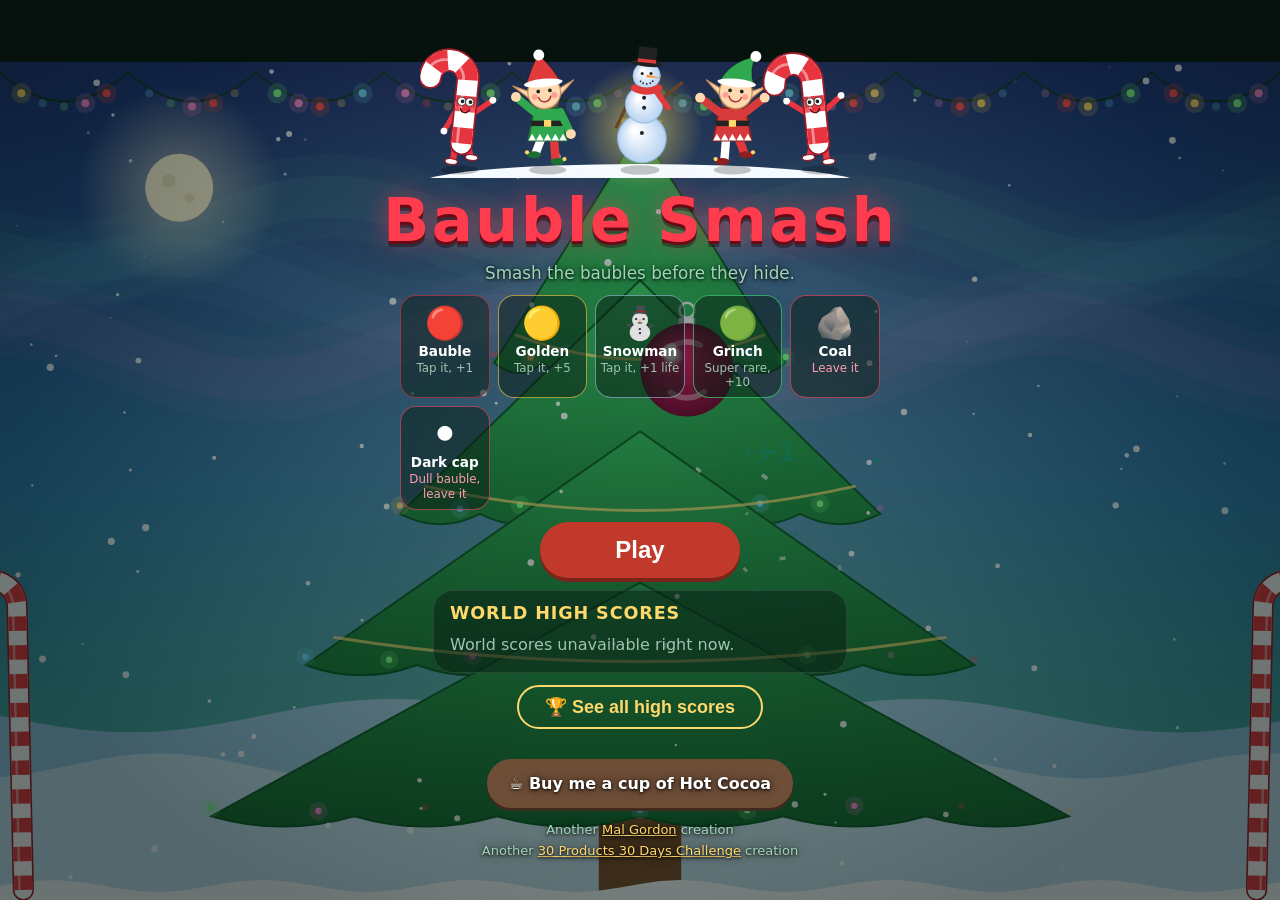
<file: index.html>
<!DOCTYPE html>
<html lang="en">
<head>
<meta charset="utf-8">
<meta name="viewport" content="width=device-width,initial-scale=1,maximum-scale=1,user-scalable=no,viewport-fit=cover">
<meta name="mobile-web-app-capable" content="yes">
<meta name="apple-mobile-web-app-capable" content="yes">
<meta name="theme-color" content="#07140f">
<!-- Google tag (gtag.js) - GA4 G-1GPDP7S5W6. First-party delivery via Google tag gateway (Cloudflare) is enabled at the edge. -->
<script async src="https://www.googletagmanager.com/gtag/js?id=G-1GPDP7S5W6"></script>
<script>
window.dataLayer = window.dataLayer || [];
function gtag(){dataLayer.push(arguments);}
gtag('js', new Date());
gtag('config', 'G-1GPDP7S5W6');
</script>
<title>Bauble Smash – A Christmas Tap-Smash Game</title>
<meta name="description" content="Tap to smash baubles hanging on the Christmas tree. Fast, festive and free to play on your phone.">
<link rel="canonical" href="https://baublesmash.com/">
<link rel="icon" href="/favicon.svg" type="image/svg+xml">
<link rel="icon" href="/favicon.ico" sizes="32x32">
<link rel="apple-touch-icon" href="/apple-touch-icon.png">
<link rel="manifest" href="/site.webmanifest">
<meta property="og:type" content="website">
<meta property="og:site_name" content="Bauble Smash">
<meta property="og:title" content="Bauble Smash – Tap. Smash. Sparkle.">
<meta property="og:description" content="A Christmas tap-smash game. Smash the baubles on the tree before they're gone!">
<meta property="og:url" content="https://baublesmash.com/">
<meta property="og:image" content="https://baublesmash.com/og-image.png">
<meta property="og:image:width" content="1200">
<meta property="og:image:height" content="630">
<meta property="og:image:alt" content="Bauble Smash logo beside a Christmas tree with a red bauble bursting into shards">
<meta property="og:locale" content="en_AU">
<meta name="twitter:card" content="summary_large_image">
<meta name="twitter:title" content="Bauble Smash – Tap. Smash. Sparkle.">
<meta name="twitter:description" content="A Christmas tap-smash game. Smash the baubles on the tree before they're gone!">
<meta name="twitter:image" content="https://baublesmash.com/twitter-card.png">
<meta name="twitter:image:alt" content="Bauble Smash logo beside a Christmas tree with a red bauble bursting into shards">
<script type="application/ld+json">{"@context":"https://schema.org","@type":"VideoGame","name":"Bauble Smash","description":"A Christmas tap-smash game.","genre":"Casual","gamePlatform":"Web browser","applicationCategory":"Game","offers":{"@type":"Offer","price":"0","priceCurrency":"AUD"},"image":"https://baublesmash.com/og-image.png"}</script>
<style>
  *{-webkit-tap-highlight-color:transparent;-webkit-touch-callout:none}
  html,body{margin:0;height:100%;background:#07140f;color:#fff;font-family:system-ui,-apple-system,Segoe UI,Roboto,sans-serif;overflow:hidden;touch-action:none;user-select:none;-webkit-user-select:none;overscroll-behavior:none}
  #wrap{position:fixed;inset:0;height:100dvh;display:flex;flex-direction:column}
  canvas{flex:1;width:100%;display:block;min-height:0;touch-action:none}
  #hud{display:flex;justify-content:space-between;align-items:center;padding:calc(8px + env(safe-area-inset-top)) calc(14px + env(safe-area-inset-right)) 8px calc(14px + env(safe-area-inset-left));font-weight:700;font-size:clamp(16px,5vw,22px);background:linear-gradient(#0b2a1c,#07140f);border-bottom:2px solid #c0392b}
  #lives{letter-spacing:3px}
  .overlay{position:fixed;inset:0;display:flex;flex-direction:column;align-items:center;justify-content:center;background:rgba(5,16,11,.9);text-align:center;padding:calc(16px + env(safe-area-inset-top)) calc(16px + env(safe-area-inset-right)) calc(16px + env(safe-area-inset-bottom)) calc(16px + env(safe-area-inset-left));overflow:auto;touch-action:pan-y}
  @media (max-height:640px){h1{font-size:clamp(22px,7vw,30px)!important}table{margin:2px 0 8px!important;font-size:14px!important}td{padding:2px 8px!important}.sub{margin-bottom:6px!important}#final{font-size:40px!important}.hs{margin-top:8px!important}}
  .hidden{display:none!important}
  .overlay.hidden{display:none}
  h1{margin:0 0 4px;font-size:clamp(24px,8vw,42px);white-space:nowrap;color:#ffd86b;text-shadow:0 0 18px #c0392b}
  .sub{color:#9fd8b6;margin-bottom:14px}
  table{border-collapse:collapse;margin:8px 0 16px;font-size:16px}
  td{padding:4px 10px;text-align:left}
  td:first-child{font-size:26px;text-align:center}
  button{background:#c0392b;color:#fff;border:0;border-radius:36px;min-height:56px;min-width:200px;padding:14px 44px;font-size:24px;font-weight:700;cursor:pointer;touch-action:manipulation;box-shadow:0 4px 0 #7b241c}
  button:active{transform:translateY(3px);box-shadow:0 1px 0 #7b241c}
  #tally.hidden{display:none}
  #tally{margin:0 0 12px;color:#ffd86b;font-size:18px;font-weight:700}
  #tally b{font-size:1.3em}
  .hs{margin-top:16px;color:#ffd86b;font-size:15px}
  .hs div{margin:2px 0}
  #final{font-size:56px;font-weight:800;color:#ffd86b}
  .foot{margin-top:18px;font-size:13px;color:#9fd8b6;line-height:1.6}
  .foot a{color:#ffd86b}
  a.cocoa{display:inline-block;margin-top:12px;background:#6f4e37;color:#fff;text-decoration:none;font-weight:700;font-size:16px;padding:12px 22px;border-radius:30px;box-shadow:0 3px 0 #3e2b1e;touch-action:manipulation}
  a.cocoa:active{transform:translateY(2px);box-shadow:0 1px 0 #3e2b1e}
  #over h1{font-size:clamp(24px,7vw,34px)}
  #over #final{font-size:48px;line-height:1.1}
  #over .sub{font-size:16px;margin:0 0 6px;line-height:1.3}
  #nameRow{margin:6px 0 10px;display:flex;flex-direction:column;align-items:center;gap:8px}
  #nameRow .sub{margin:0}
  #nameRow input,#nameRow button{font-family:inherit;font-size:18px;box-sizing:border-box;width:min(240px,70vw);min-width:0;min-height:48px;margin:0}
  #nameRow input{padding:8px 14px;border-radius:24px;border:2px solid #c0392b;background:#0b2a1c;color:#fff;text-align:center;user-select:text;-webkit-user-select:text}
  #nameRow button{padding:8px 20px;position:relative;z-index:1}
  #over .row{display:flex;gap:10px;align-items:center;justify-content:center;flex-wrap:wrap;margin:4px 0}
  #over .row button{min-width:0;min-height:48px;margin:0;font-size:18px;padding:8px 22px}
  #over .foot{margin-top:10px;font-size:12px;line-height:1.5}
  #over a.cocoa{margin-top:6px;font-size:15px;padding:10px 20px}
  #pauseBtn{min-width:44px;min-height:44px;width:44px;height:44px;padding:0;font-size:20px;border-radius:50%;background:rgba(192,57,43,.25);border:2px solid #c0392b;box-shadow:none;color:#fff}
  #pauseBtn:active{transform:scale(.92);box-shadow:none}
  #pause button{display:block;margin-top:14px}
  #pause button.alt{background:transparent;border:2px solid #9fd8b6;color:#9fd8b6;box-shadow:none;font-size:20px}
  button.hsbtn{min-width:0;min-height:44px;padding:8px 26px;font-size:18px;margin-top:12px;background:transparent;border:2px solid #ffd86b;color:#ffd86b;box-shadow:none}
  #lvl{font-size:.7em;color:#ffd86b;margin-left:6px}
  #scores{background:rgba(5,16,11,.98);z-index:5}
  #scores .tabs{display:flex;gap:8px;margin:6px 0 10px}
  #scores .tabs button{min-width:0;min-height:40px;padding:6px 18px;font-size:16px;background:transparent;border:2px solid #9fd8b6;color:#9fd8b6;box-shadow:none}
  #scores .tabs button.on{background:#c0392b;border-color:#c0392b;color:#fff}
  #scores table{width:min(420px,94vw);margin:4px 0 14px}
  #scores th{color:#9fd8b6;font-size:13px;font-weight:600;padding:4px 8px;text-align:left;border-bottom:1px solid #1d4a34}
  #scores td,#scores th{white-space:nowrap}
  #scores td{font-size:17px;padding:5px 8px}
  #scores td:first-child{font-size:17px;text-align:center;width:2em}
  #scores th.n,#scores td.n{text-align:right}
  #scores td.nm{max-width:34vw;overflow:hidden;text-overflow:ellipsis}
  #scores tr.me td{background:rgba(192,57,43,.35);color:#ffd86b;font-weight:700}
  #scores .empty{color:#9fd8b6;padding:18px 0}
  body.menu #hud{visibility:hidden}
  #start{background:radial-gradient(ellipse at 50% 35%,rgba(5,16,11,.28),rgba(5,16,11,.58) 80%)}
  #start .sub,#start .foot{text-shadow:0 1px 3px rgba(0,0,0,.9),0 0 10px rgba(0,0,0,.6)}
  #stage{flex:none;width:min(440px,94vw);height:min(140px,17vh);margin:0 0 6px;touch-action:pan-y}
  @keyframes glow{from{text-shadow:0 0 12px #c0392b}to{text-shadow:0 0 26px #ff5a4a,0 0 8px #ffd86b}}
  #play{animation:pulse 1.2s ease-in-out infinite}
  #play:active{animation:none}
  @keyframes pulse{50%{transform:scale(1.06)}}
  /* Home layout mirrors Pumpkin Smash: hero, title, tagline, counter card, 5 chips, button, scores */
  #start{--gap:12px;justify-content:flex-start;gap:var(--gap)}
  #start>*{margin-top:0;margin-bottom:0}
  #start>:first-child{margin-top:auto}
  #start>:last-child{margin-bottom:auto}
  #start h1{font-size:clamp(2.4rem,12.5vw,3.8rem);line-height:1;letter-spacing:.04em;color:#ff3b4e;white-space:normal;text-wrap:balance;text-shadow:0 3px 0 #6a0a16,0 6px 0 rgba(0,0,0,.35),0 0 26px rgba(255,59,78,.55)}
  #start .sub{margin:0;color:#9fd8b6;font-size:1.05rem}
  #tally{display:grid;justify-items:center;gap:2px;width:min(100%,380px);padding:12px 16px 14px;margin:0;background:linear-gradient(180deg,rgba(255,59,78,.16),rgba(8,28,20,.86) 70%);border:1px solid rgba(255,59,78,.55);border-radius:20px;box-shadow:0 0 28px rgba(255,59,78,.22),inset 0 1px 0 rgba(255,255,255,.06)}
  #tally.hidden{display:none}
  #tally .tface{font-size:1.5rem;line-height:1}
  #tally b{font-size:clamp(2.6rem,13vw,3.6rem);line-height:1;letter-spacing:.04em;color:#ffd86b;font-variant-numeric:tabular-nums;text-shadow:0 3px 0 #7a4a00,0 0 22px rgba(255,213,74,.55)}
  #tally .tlabel{font-size:.95rem;font-weight:600;color:#ffb3b8}
  .crew{list-style:none;margin:4px 0;padding:0;width:min(100%,480px);display:grid;grid-template-columns:repeat(auto-fit,minmax(74px,1fr));gap:8px}
  .chip{display:flex;flex-direction:column;align-items:center;gap:2px;padding:10px 4px 8px;min-width:0;background:rgba(8,28,20,.5);border:1px solid rgba(255,255,255,.1);border-radius:16px}
  .chip .face{font-size:2rem;line-height:1.1}
  .chip b{font-size:.85rem;font-weight:600}
  .chip small{font-size:.74rem;line-height:1.2;color:#9fc4b1}
  .chip.good{border-color:rgba(255,59,78,.5)}.chip.gold{border-color:rgba(255,213,74,.6)}.chip.snow{border-color:rgba(191,230,255,.5)}.chip.rare{border-color:rgba(63,212,122,.7)}
  .chip.bad{border-color:rgba(255,77,109,.6)}.chip.bad small{color:#ff9db0}
  #homeScores{width:min(100%,380px);background:rgba(8,28,20,.5);border:1px solid rgba(255,255,255,.1);border-radius:20px;padding:12px 16px 8px;text-align:left}
  #homeScores h3{margin:0 0 4px;font-size:1.1rem;letter-spacing:.05em;color:#ffd86b}
  #homeScores ol{list-style:none;margin:0;padding:0}
  #homeScores li{display:grid;grid-template-columns:2.2em 1fr auto;align-items:center;gap:8px;padding:6px 0;border-bottom:1px solid rgba(255,255,255,.06);font-weight:500}
  #homeScores li:last-child{border-bottom:0}
  #homeScores li>span{min-width:0;overflow:hidden;text-overflow:ellipsis;white-space:nowrap}
  #homeScores .rank{color:#9fc4b1;text-align:center}
  #homeScores .pts{font-weight:700;color:#ffd86b;font-variant-numeric:tabular-nums}
  #homeScores .empty{display:block;color:#9fc4b1;padding:8px 0 10px}
  #start .foot{margin-top:6px}
  @media (max-height:700px){.chip small{display:none}}
  @media (max-height:640px){#stage{height:88px}}
  @media (prefers-reduced-motion:reduce){#start h1,#play{animation:none}}
</style>
</head>
<body class="menu">
<div id="wrap">
  <div id="hud"><span>🎄 <span id="score">0</span><span id="lvl">Lv 1</span></span><span id="lives"></span><span id="best">Best 0</span><button id="pauseBtn" aria-label="Pause">⏸</button></div>
  <canvas id="c"></canvas>
</div>

<div id="start" class="overlay">
  <canvas id="stage" aria-hidden="true"></canvas>
  <h1>Bauble Smash</h1>
  <div class="sub">Smash the baubles before they hide.</div>
  <div id="tally" class="hidden"><span class="tface">💥</span><b id="tallyN">0</b><span class="tlabel">baubles smashed worldwide</span></div>
  <ul class="crew">
    <li class="chip good"><span class="face">🔴</span><b>Bauble</b><small>Tap it, +1</small></li>
    <li class="chip gold"><span class="face">🟡</span><b>Golden</b><small>Tap it, +5</small></li>
    <li class="chip snow"><span class="face">⛄</span><b>Snowman</b><small>Tap it, +1 life</small></li>
    <li class="chip rare"><span class="face">🟢</span><b>Grinch</b><small>Super rare, +10</small></li>
    <li class="chip bad"><span class="face">🪨</span><b>Coal</b><small>Leave it</small></li>
    <li class="chip bad"><span class="face">⚫</span><b>Dark cap</b><small>Dull bauble, leave it</small></li>
  </ul>
  <button id="play">Play</button>
  <div id="homeScores"><h3>WORLD HIGH SCORES</h3><ol id="homeScoreList"><li class="empty">Loading…</li></ol></div>
  <button class="hsbtn" id="hsBtn0">🏆 See all high scores</button>
  <div class="foot">
    <a class="cocoa" href="https://buy.stripe.com/3cI4gr1PPfcx4gU0UcaAw0c" target="_blank" rel="noopener">☕ Buy me a cup of Hot Cocoa</a>
    <div style="margin-top:12px">Another <a href="https://malgordon.com" target="_blank" rel="noopener">Mal Gordon</a> creation</div>
    <div>Another <a href="https://30products30days.com" target="_blank" rel="noopener">30 Products 30 Days Challenge</a> creation</div>
  </div>
</div>

<div id="pause" class="overlay hidden">
  <h1>⏸ Paused</h1>
  <div class="sub">Take a breath. The baubles will wait.</div>
  <button id="resume">Resume</button>
  <button id="quit" class="alt">Quit to home</button>
</div>

<div id="over" class="overlay hidden">
  <h1>Game Over</h1>
  <div id="final">0</div>
  <div class="sub" id="lvlmsg"></div>
  <div class="sub" id="msg"></div>
  <div id="nameRow" class="hidden"><div class="sub">🏆 You made the high scores! Enter your name:</div><input id="pname" maxlength="12" placeholder="Your name" autocomplete="off"> <button id="saveName">Save score</button></div>
  <div class="row"><button id="again">Play again</button>
  <button class="hsbtn" id="hsBtn1">🏆 High scores</button></div>
  <div class="foot">
    <a class="cocoa" href="https://buy.stripe.com/3cI4gr1PPfcx4gU0UcaAw0c" target="_blank" rel="noopener">☕ Buy me a cup of Hot Cocoa</a>
    <div style="margin-top:12px">Another <a href="https://malgordon.com" target="_blank" rel="noopener">Mal Gordon</a> creation</div>
    <div>Another <a href="https://30products30days.com" target="_blank" rel="noopener">30 Products 30 Days Challenge</a> creation</div>
  </div>
</div>

<div id="scores" class="overlay hidden">
  <h1>🏆 High Scores</h1>
  <div class="tabs"><button id="tabWorld" class="on">🌍 World</button><button id="tabMine">📱 My device</button></div>
  <div id="scoreTable"></div>
  <button id="scoresClose">Close</button>
</div>

<script>
(function(){
const cv=document.getElementById('c'),ctx=cv.getContext('2d');
const $=id=>document.getElementById(id);
let W=0,H=0,DPR=1;
function resize(){DPR=Math.min(window.devicePixelRatio||1,2);const r=cv.getBoundingClientRect();W=r.width;H=r.height;cv.width=W*DPR;cv.height=H*DPR;ctx.setTransform(DPR,0,0,DPR,0,0);}
window.addEventListener('resize',resize);
window.addEventListener('orientationchange',()=>setTimeout(resize,200));
if(window.ResizeObserver)new ResizeObserver(resize).observe(cv);
// block page gestures (pinch, pull-to-refresh, double-tap zoom, context menu)
['gesturestart','gesturechange','contextmenu'].forEach(ev=>document.addEventListener(ev,e=>e.preventDefault()));
document.addEventListener('touchmove',e=>{if(!e.target.closest('.overlay'))e.preventDefault();},{passive:false});

// ---- storage (best-effort) ----
const TOP=10;
function loadHS(){try{return JSON.parse(localStorage.getItem('baubleHS')||'[]').map(e=>typeof e==='number'?{score:e,level:null,name:'',t:0}:e).filter(e=>e&&e.score>0)}catch(e){return[]}}
function saveHS(e){try{const a=loadHS();a.push(e);a.sort((x,y)=>y.score-x.score||(x.t||0)-(y.t||0));localStorage.setItem('baubleHS',JSON.stringify(a.slice(0,TOP)));}catch(e){}}
// ---- worldwide baubles-smashed tally (shown only once the worker answers) ----
let worldTotal=null,unsent=0;
try{unsent=parseInt(localStorage.getItem('baubleUnsent'),10)||0;}catch(e){}
function renderTally(){
  if(worldTotal===null)return;
  $('tallyN').textContent=worldTotal.toLocaleString();$('tally').classList.remove('hidden');
}
function saveTally(){try{localStorage.setItem('baubleUnsent',unsent);}catch(e){}}
function loadTotal(){fetch(TOTAL_API).then(r=>r.json()).then(d=>{if(typeof d.total==='number'){worldTotal=d.total;renderTally();}}).catch(()=>{});}
function flushTotal(){
  const n=Math.min(unsent,500);if(n<1)return loadTotal();
  fetch(TOTAL_API,{method:'POST',headers:{'content-type':'application/json'},body:JSON.stringify({add:n})})
    .then(r=>r.json()).then(d=>{if(typeof d.total==='number'){worldTotal=d.total;unsent=Math.max(0,unsent-n);saveTally();renderTally();}}).catch(()=>{});
}
function renderHS(){const a=loadHS();$('best').textContent='Best '+(a[0]?a[0].score:0);}

// ---- global high scores (Cloudflare Worker) ----
const API='https://api.baublesmash.com/scores';
const TOTAL_API='https://api.baublesmash.com/total';
function esc(t){return String(t).replace(/[&<>"']/g,c=>({'&':'&amp;','<':'&lt;','>':'&gt;','"':'&quot;',"'":'&#39;'}[c]));}
let world=null,tab='world',lastEntry=null;
function loadGlobal(){fetch(API).then(r=>r.json()).then(d=>{world=d.scores||[];renderScores();}).catch(()=>{world=null;renderScores();});}
function submitGlobal(e){
  if(!e.score)return;
  fetch(API,{method:'POST',headers:{'content-type':'application/json'},body:JSON.stringify({name:e.name,score:e.score,level:e.level})})
    .then(r=>r.json()).then(d=>{if(d.scores){world=d.scores;renderScores();}}).catch(()=>{});
}

// ---- high score table ----
function renderHome(){
  const el=$('homeScoreList');if(!el)return;
  if(world===null){el.innerHTML='<li class="empty">World scores unavailable right now.</li>';return;}
  if(!world.length){el.innerHTML='<li class="empty">No scores yet. Be the first!</li>';return;}
  const m=['🥇','🥈','🥉'];
  el.innerHTML=world.slice(0,5).map((r,i)=>`<li><span class="rank">${m[i]||i+1}</span><span>${esc(r.name||'Anon')}</span><span class="pts">${r.score}</span></li>`).join('');
}
function renderScores(){
  renderHome();
  $('tabWorld').classList.toggle('on',tab==='world');$('tabMine').classList.toggle('on',tab==='mine');
  const list=tab==='world'?world:loadHS();
  if(list===null){$('scoreTable').innerHTML='<div class="empty">World scores unavailable right now.</div>';return;}
  if(!list.length){$('scoreTable').innerHTML='<div class="empty">No scores yet — go smash some baubles!</div>';return;}
  let hi=-1;if(lastEntry)hi=list.findIndex(r=>r.score===lastEntry.score&&(r.level||0)===(lastEntry.level||0)&&(r.name||'Anon')===lastEntry.name);
  const rows=list.slice(0,TOP).map((r,i)=>`<tr${i===hi?' class="me"':''}><td>${i+1}</td><td class="nm">${esc(r.name||'Anon')}</td><td class="n">${r.score}</td><td class="n">${r.level||'–'}</td></tr>`).join('');
  $('scoreTable').innerHTML='<table><tr><th>#</th><th>Name</th><th class="n">Score</th><th class="n">Level</th></tr>'+rows+'</table>';
}
function showScores(){commitScore();tab='world';renderScores();$('scores').classList.remove('hidden');loadGlobal();}

// ---- music: two tracks back to back, looping endlessly during gameplay ----
const TRACKS=['audio/track1.mp3','audio/track2.mp3'];
let trackIdx=0;
const music=new Audio(TRACKS[0]);music.preload='auto';music.volume=.6;
music.addEventListener('ended',()=>{trackIdx=(trackIdx+1)%TRACKS.length;music.src=TRACKS[trackIdx];music.play().catch(()=>{});});
function musicPlay(){try{hookAnalyser();if(AC&&AC.state!=='running')AC.resume();}catch(e){}try{music.play().catch(()=>{});}catch(e){}}
function musicPause(){try{music.pause();}catch(e){}}

// ---- audio ----
let AC=null;
function tone(f,d,type,vol,slide){try{if(!AC)AC=new (window.AudioContext||window.webkitAudioContext)();const o=AC.createOscillator(),g=AC.createGain();o.type=type||'sine';o.frequency.value=f;if(slide)o.frequency.exponentialRampToValueAtTime(Math.max(30,f*slide),AC.currentTime+d);g.gain.value=vol||.15;g.gain.exponentialRampToValueAtTime(.001,AC.currentTime+d);o.connect(g);g.connect(AC.destination);o.start();o.stop(AC.currentTime+d);}catch(e){}}
const sfx={
  smash(){tone(1400,.15,'triangle',.18,.4);tone(2200,.1,'square',.06,.3);},
  gold(){[880,1175,1568].forEach((f,i)=>setTimeout(()=>tone(f,.18,'sine',.16),i*70));},
  life(){[523,659,784,1047].forEach((f,i)=>setTimeout(()=>tone(f,.15,'triangle',.15),i*60));},
  grinch(){[392,523,659,784,1047,1319].forEach((f,i)=>setTimeout(()=>tone(f,.2,'sawtooth',.1),i*55));},
  level(){[659,784,1047].forEach((f,i)=>setTimeout(()=>tone(f,.14,'triangle',.12),i*70));},
  bad(){tone(140,.35,'sawtooth',.2,.5);},
  miss(){tone(300,.25,'sine',.15,.5);},
  over(){[392,330,262,196].forEach((f,i)=>setTimeout(()=>tone(f,.3,'triangle',.18),i*180));}
};

// ---- game state ----
const TYPES={
  red:{pts:1,weight:60,hide:true},
  gold:{pts:5,weight:14,hide:true},
  snow:{life:1,weight:8,hide:false},
  grinch:{pts:10,weight:2,hide:true},
  coal:{bad:true,weight:16,hide:false},
  dud:{bad:true,weight:7,hide:false} // look-alike bauble: dark cap, matte finish, no shine. Smash it and you lose a life
};
const COLS=['#d62828','#1d6fd6','#8e44ad','#e67e22','#c2185b','#16a085'];
let banner=null;
function showBanner(n){banner={n:n,age:0};}
let state='menu',lv=1,score=0,lives=3,t=0,spawnT=0,items=[],parts=[],floats=[],shake=0,elapsed=0;
const MAXL=5;

function wt(k){if(k!=='dud')return TYPES[k].weight;return state==='play'?(elapsed<8?0:5+difficulty()*7):4;}
function pickType(){let tot=0;for(const k in TYPES)tot+=wt(k);let r=Math.random()*tot;for(const k in TYPES){r-=wt(k);if(r<=0)return k;}return'red';}
function levelAt(t){return 1+Math.floor(t/10);} // a new level every 10s
function difficulty(){return state==='menu'?.25:Math.min(1,elapsed/90);} // 0..1 over 90s (gentle fixed level for the home-screen demo)
function spawn(){
  const type=pickType();
  const d=difficulty();
  const R0=Math.max(30,Math.min(54,W*.115)); // big, thumb-friendly at the start
  const R=R0*(1-d*.55); // baubles shrink as the player progresses (down to 45%)
  let x,y,tries=0;
  const G=geo();
  do{y=G.apexY+R*2.4+Math.random()*(G.baseY-G.apexY-R*3.4);
     const hw=Math.max(0,G.bw*(y-G.apexY)/(G.baseY-G.apexY)-R*.5);
     x=G.cx+(Math.random()*2-1)*hw;tries++;}
  while(tries<14&&items.some(o=>Math.hypot(o.x-x,o.y-y)<R*2.1));
  const life=(type==='grinch'?1.1:1.9)-d*.9+Math.random()*.3;
  items.push({type,x,y,r:R,age:0,life:Math.max(.7,life),slop:12*(1-d*.6),col:COLS[Math.floor(Math.random()*COLS.length)],pop:0,dead:false});
}
function burst(x,y,col,n,spd){for(let i=0;i<n;i++){const a=Math.random()*6.283,s=(.3+Math.random())*(spd||260);parts.push({x,y,vx:Math.cos(a)*s,vy:Math.sin(a)*s-80,life:.6+Math.random()*.5,age:0,c:col,sz:3+Math.random()*5,rot:Math.random()*6});}}
function float(x,y,txt,col){floats.push({x,y,txt,col,age:0});}
function setLives(){let s='';for(let i=0;i<lives;i++)s+='❤️';$('lives').textContent=s||'💔';}
function loseLife(x,y){streak=0;lives--;shake=.3;setLives();sfx.miss();if(lives<=0)endGame();}

// ---- Google Analytics events (safe no-op if gtag is blocked) ----
function ga(n,p){try{if(typeof gtag==='function')gtag('event',n,p||{});}catch(e){}}
let stats={smashed:0,gold:0,coal:0,dud:0,life:0},plays=0,startedAt=0;
function startGame(){
  plays++;startedAt=Date.now();stats={smashed:0,gold:0,coal:0,dud:0,life:0};
  ga('level_start',{level_name:'main',play_number:plays,is_replay:plays>1});
  commitScore();
  lastEntry=null;lv=1;$('lvl').textContent='Lv 1';
  score=0;lives=3;items=[];parts=[];floats=[];shouts.length=0;streak=0;shoutCd=0;elapsed=0;spawnT=.3;shake=0;
  $('score').textContent=0;setLives();
  document.body.classList.remove('menu');$('start').classList.add('hidden');$('over').classList.add('hidden');$('pause').classList.add('hidden');
  state='play';resize();showBanner(1);
  tone(200,.02,'sine',.001); // unlock audio on iOS/Android from the tap
  try{if(AC&&AC.state==='suspended')AC.resume();}catch(e){}
  musicPlay();
}
let pending=null;
// name is only requested when the score earns a place on the high-score list
function commitScore(){
  if(!pending)return;
  const nm=($('pname').value||'').trim().slice(0,12);
  try{localStorage.setItem('baubleName',nm);}catch(e){}
  lastEntry={name:nm||'Anon',score:pending.score,level:pending.level,t:pending.t};
  pending=null;$('nameRow').classList.add('hidden');$('msg').textContent='✅ Score saved!';
  saveHS(lastEntry);submitGlobal(lastEntry);renderHS();
}
function endGame(){
  state='over';banner=null;sfx.over();musicPause();
  const prev=(loadHS()[0]||{}).score||0;
  pending=null;$('nameRow').classList.add('hidden');
  const hs=loadHS();
  if(score>0&&(hs.length<TOP||score>hs[hs.length-1].score)){
    pending={score:score,level:lv,t:Date.now()};
    let nm='';try{nm=(localStorage.getItem('baubleName')||'').trim();}catch(e){}
    $('pname').value=nm;$('nameRow').classList.remove('hidden');
  }
  renderHS();flushTotal();
  const dur=Math.round((Date.now()-startedAt)/1000),isBest=score>prev&&score>0;
  ga('post_score',{score:score,level:lv,level_name:'main'});
  ga('level_end',{level_name:'main',success:false,score:score,level_reached:lv,duration_s:dur,baubles_smashed:stats.smashed,golden_smashed:stats.gold,coal_hit:stats.coal,dud_hit:stats.dud,snowmen:stats.life,play_number:plays});
  if(isBest)ga('new_high_score',{score:score,previous_best:prev});
  $('final').textContent=score;
  $('lvlmsg').textContent='Level '+lv+' reached';
  $('msg').textContent=score>prev&&score>0?'🎉 New high score!':'Merry smashing — try again!';
  setTimeout(()=>$('over').classList.remove('hidden'),500);
}

// ---- home-screen demo: a bot plays the game behind the menu (no score, sound, lives or tally) ----
const REDUCED=window.matchMedia&&matchMedia('(prefers-reduced-motion:reduce)').matches;
let demoSpawnT=.4,ripples=[];
function demoTap(o){
  o.dead=true;
  ripples.push({x:o.x,y:o.y,age:0,r:o.r});
  if(o.type==='snow'){burst(o.x,o.y,'#ffffff',26,260);float(o.x,o.y,'+1 life','#9fffc0');return;}
  const c=o.type==='gold'?'#ffd86b':o.type==='grinch'?'#5fe05f':o.col;
  burst(o.x,o.y,c,o.type==='red'?18:30,o.type==='red'?260:340);burst(o.x,o.y,'#fff',6,200);
  float(o.x,o.y,'+'+TYPES[o.type].pts,c);
}
function demoStep(dt){
  if(REDUCED)return;
  demoSpawnT-=dt;
  if(demoSpawnT<=0&&items.length<7){spawn();const o=items[items.length-1];o.bot=(o.type==='coal'||o.type==='dud')?-1:.3+Math.random()*.55;demoSpawnT=.5+Math.random()*.5;}
  for(const o of items){
    if(o.dead)continue;
    o.age+=dt;o.pop=Math.min(1,o.pop+dt*8);
    if(o.bot>=0&&o.age>=o.bot)demoTap(o);
    else if(o.age>=o.life){o.dead=true;o.gone=true;}
  }
}
function drawRipples(dt){
  for(const r of ripples)r.age+=dt;
  ripples=ripples.filter(r=>r.age<.35);
  ctx.lineWidth=3;
  for(const r of ripples){const k=r.age/.35;ctx.globalAlpha=1-k;ctx.strokeStyle='#fff';ctx.beginPath();ctx.arc(r.x,r.y,r.r*(.6+k*.9),0,6.283);ctx.stroke();}
  ctx.globalAlpha=1;
}

// ---- input ----
function hit(px,py){
  if(state!=='play')return;
  for(let i=items.length-1;i>=0;i--){
    const o=items[i];if(o.dead)continue;
    const rr=o.r*(o.type==='coal'?1.0:1.12)+o.slop; // fat-finger slop
    if(Math.hypot(o.x-px,o.y-py)<=rr){
      o.dead=true;const T=TYPES[o.type];
      if(o.type==='dud'){stats.dud++;burst(o.x,o.y,o.col,16,240);burst(o.x,o.y,'#222',10,200);float(o.x,o.y,'Dud! -1 ❤️','#ff6b6b');sfx.bad();loseLife();}
      else if(T.bad){stats.coal++;burst(o.x,o.y,'#222',22,240);float(o.x,o.y,'-1 ❤️','#ff6b6b');sfx.bad();loseLife();}
      else if(T.life){stats.life++;if(lives<MAXL)lives++;setLives();burst(o.x,o.y,'#ffffff',26,260);float(o.x,o.y,'+1 life','#9fffc0');sfx.life();shout('life');}
      else{
        stats.smashed++;unsent++;saveTally();if(o.type==='gold')stats.gold++;score+=T.pts;$('score').textContent=score;
        const c=o.type==='gold'?'#ffd86b':o.type==='grinch'?'#5fe05f':o.col;
        burst(o.x,o.y,c,o.type==='red'?18:30,o.type==='red'?260:340);burst(o.x,o.y,'#fff',6,200);
        float(o.x,o.y,'+'+T.pts,c);
        o.type==='gold'?sfx.gold():o.type==='grinch'?sfx.grinch():sfx.smash();shout(o.type);
        if(navigator.vibrate)try{navigator.vibrate(15)}catch(e){}
      }
      return;
    }
  }
}
cv.addEventListener('pointerdown',e=>{const r=cv.getBoundingClientRect();hit(e.clientX-r.left,e.clientY-r.top);e.preventDefault();});
document.querySelectorAll('a.cocoa').forEach(a=>a.addEventListener('click',()=>ga('donate_click',{method:'stripe_hot_cocoa',location:a.closest('#over')?'game_over':'start'})));
function pauseGame(){if(state!=='play')return;state='paused';musicPause();$('pause').classList.remove('hidden');}
function resumeGame(){if(state!=='paused')return;$('pause').classList.add('hidden');state='play';musicPlay();}
function quitGame(){if(state!=='paused'&&state!=='play')return;state='menu';banner=null;musicPause();items=[];parts=[];floats=[];shake=0;$('pause').classList.add('hidden');document.body.classList.add('menu');$('start').classList.remove('hidden');renderHS();flushTotal();renderTally();ga('quit_game',{score:score,level_name:'main'});}
$('pauseBtn').addEventListener('click',pauseGame);
$('resume').addEventListener('click',resumeGame);
$('quit').addEventListener('click',quitGame);
document.addEventListener('visibilitychange',()=>{if(document.hidden)pauseGame();});
document.addEventListener('keydown',e=>{if(e.target&&e.target.tagName==='INPUT')return;if(e.key==='Escape'||e.key==='p'||e.key==='P'){state==='play'?pauseGame():resumeGame();}});
$('saveName').addEventListener('click',commitScore);
$('saveName').addEventListener('touchend',e=>{e.preventDefault();commitScore();},{passive:false});
$('pname').addEventListener('keydown',e=>{if(e.key==='Enter')commitScore();});
$('hsBtn0').addEventListener('click',showScores);
loadGlobal();
$('hsBtn1').addEventListener('click',showScores);
$('scoresClose').addEventListener('click',()=>$('scores').classList.add('hidden'));
$('tabWorld').addEventListener('click',()=>{tab='world';renderScores();});
$('tabMine').addEventListener('click',()=>{tab='mine';renderScores();});
$('play').addEventListener('click',startGame);
$('again').addEventListener('click',startGame);

// ---- drawing ----
function drawBauble(o,scale,alpha){
  const {x,y,r}=o;const s=scale;
  ctx.save();ctx.globalAlpha=alpha;ctx.translate(x,y);ctx.scale(s,s);
  if(o.type==='coal'){
    ctx.fillStyle='#1b1b1b';ctx.beginPath();
    const pts=[[-1,-.2],[-.5,-.9],[.2,-1],[.9,-.5],[1,.3],[.4,.95],[-.5,.9],[-.95,.4]];
    pts.forEach((p,i)=>i?ctx.lineTo(p[0]*r,p[1]*r):ctx.moveTo(p[0]*r,p[1]*r));ctx.closePath();ctx.fill();
    ctx.strokeStyle='#555';ctx.lineWidth=2;ctx.stroke();
    ctx.fillStyle='rgba(255,255,255,.25)';ctx.fillRect(-r*.5,-r*.5,r*.25,r*.12);
    ctx.fillStyle='#e74c3c';ctx.font=`${r*.8}px sans-serif`;ctx.textAlign='center';ctx.textBaseline='middle';ctx.fillText('🚫',0,0);
  }else if(o.type==='snow'){
    ctx.font=`${r*2}px sans-serif`;ctx.textAlign='center';ctx.textBaseline='middle';ctx.fillText('⛄',0,2);
  }else{
    const base=o.type==='gold'?'#e6b422':o.type==='grinch'?'#3ec43e':o.col;
    // cap + hook
    const dud=o.type==='dud',capC=dud?'#3c3c46':'#d9d9d9';
    ctx.fillStyle=capC;ctx.fillRect(-r*.18,-r*1.12,r*.36,r*.22);
    ctx.strokeStyle=capC;ctx.lineWidth=2.5;ctx.beginPath();ctx.arc(0,-r*1.28,r*.16,0,6.283);ctx.stroke();
    // body
    const g=ctx.createRadialGradient(-r*.35,-r*.35,r*.1,0,0,r);
    g.addColorStop(0,dud?shade(base,.12):'#fff');g.addColorStop(.15,base);g.addColorStop(1,shade(base,-.45));
    ctx.fillStyle=g;ctx.beginPath();ctx.arc(0,0,r,0,6.283);ctx.fill();
    if(o.type==='gold'){ctx.strokeStyle='rgba(255,255,255,.6)';ctx.lineWidth=2;ctx.beginPath();ctx.arc(0,0,r*.72,.3,5.8);ctx.stroke();
      ctx.fillStyle='#fff';ctx.font=`${r*.9}px sans-serif`;ctx.textAlign='center';ctx.textBaseline='middle';ctx.fillText('★',0,2);}
    else if(o.type==='grinch'){ctx.fillStyle='#0d3d0d';ctx.beginPath();ctx.arc(-r*.3,-r*.1,r*.1,0,6.283);ctx.arc(r*.3,-r*.1,r*.1,0,6.283);ctx.fill();
      ctx.strokeStyle='#0d3d0d';ctx.lineWidth=3;ctx.beginPath();ctx.arc(0,r*.2,r*.4,.2,2.94);ctx.stroke();
      ctx.beginPath();ctx.moveTo(-r*.5,-r*.35);ctx.lineTo(-r*.15,-r*.22);ctx.moveTo(r*.5,-r*.35);ctx.lineTo(r*.15,-r*.22);ctx.stroke();}
    else if(dud){ctx.strokeStyle='rgba(20,20,30,.5)';ctx.lineWidth=r*.07;ctx.beginPath();ctx.ellipse(0,0,r*.98,r*.2,0,0,6.283);ctx.stroke();}
    else{ctx.strokeStyle='rgba(255,255,255,.35)';ctx.lineWidth=r*.12;ctx.beginPath();ctx.arc(0,0,r*.6,.9,2.2);ctx.stroke();
      ctx.beginPath();ctx.arc(0,0,r*.6,3.9,5.2);ctx.stroke();}
    if(!dud){ctx.fillStyle='rgba(255,255,255,.7)';ctx.beginPath();ctx.ellipse(-r*.4,-r*.42,r*.2,r*.12,-.7,0,6.283);ctx.fill();}
  }
  ctx.restore();
}
function shade(hex,p){const n=parseInt(hex.slice(1),16);let r=n>>16,g=(n>>8)&255,b=n&255;const f=p<0?0:255,t=Math.abs(p);r=Math.round((f-r)*t+r);g=Math.round((f-g)*t+g);b=Math.round((f-b)*t+b);return `rgb(${r},${g},${b})`;}

function geo(){const apexY=H*.08,baseY=H*.9,bw=Math.min(W*.5,(baseY-apexY)*.6);return{apexY,baseY,bw,cx:W/2};}

// ---- dance engine: follows the music's bass hits, falls back to a steady 120bpm ----
let an=null,fd=null,bt=0,bps=2,kick=0,lastBeat=-9,bassAvg=0,lastFloor=0;
const notes=[],shouts=[];let dxs=[],dGround=0,dS=14,shoutCd=0,streak=0;
const PHRASES={smash:['Nice!','Ho ho ho!','Smashing!','Great job!','Keep going!','Wow!','Yeah!','Merry smash!','You rock!','Jingle smash!','Sleigh it!'],
  gold:['Golden!','Ooh, sparkly!','Jingle bells!'],life:['Extra life!','Brrr-illiant!'],grinch:['You got the Grinch!','Legend!']};
function shout(type){
  if(!dxs.length)return;
  const pick=a=>a[Math.floor(Math.random()*a.length)];
  let txt;
  if(type==='smash'||type==='red'||type==='gold'||type==='grinch'){streak++;}
  if(type==='smash'||type==='red'||type==='gold'||type==='grinch'){if(streak%10===0)txt=pick(['Unstoppable!','On fire! 🔥','Combo x'+streak+'!']);}
  const special=type==='gold'||type==='grinch'||type==='life'||!!txt;
  if(!special&&shoutCd>0)return;
  if(!txt)txt=pick(PHRASES[type==='red'?'smash':type]||PHRASES.smash);
  shoutCd=.3;kick=Math.max(kick,.8);
  shouts.push({x:pick(dxs),txt,age:0,big:special});
  if(shouts.length>3)shouts.shift();
}
function drawShouts(dt){
  if(state==='play'){shoutCd-=dt;for(const o of shouts)o.age+=dt;}
  for(let i=shouts.length-1;i>=0;i--)if(shouts[i].age>1.3)shouts.splice(i,1);
  ctx.textAlign='center';ctx.textBaseline='middle';
  for(const o of shouts){
    const D=1.3,a=o.age,pop=Math.min(1,a/.12),fade=a>D-.3?(D-a)/.3:1;
    const fs=o.big?19:16;ctx.font=`800 ${fs}px system-ui`;
    const tw=ctx.measureText(o.txt).width,bw=tw+22,bh=fs+14;
    const x=Math.max(bw/2+4,Math.min(W-bw/2-4,o.x)),y=dGround-dS*5.7-a*18;
    ctx.save();ctx.globalAlpha=Math.max(0,fade);ctx.translate(x,y);const sc=.3+.7*(1-Math.pow(1-pop,3))+(a<.2?.12*Math.sin(pop*3.14):0);ctx.scale(sc,sc);
    ctx.fillStyle=o.big?'#ffd86b':'#fff';ctx.strokeStyle='#c0392b';ctx.lineWidth=2.5;
    ctx.beginPath();ctx.roundRect?ctx.roundRect(-bw/2,-bh/2,bw,bh,bh/2):ctx.rect(-bw/2,-bh/2,bw,bh);ctx.fill();ctx.stroke();
    const tx=Math.max(-bw/2+12,Math.min(bw/2-12,o.x-x));
    ctx.beginPath();ctx.moveTo(tx-6,bh/2-1);ctx.lineTo(tx,bh/2+9);ctx.lineTo(tx+6,bh/2-1);ctx.closePath();ctx.fill();ctx.stroke();
    ctx.fillStyle='#fff';ctx.fillRect(tx-5,bh/2-3,10,4);ctx.fillStyle=o.big?'#ffd86b':'#fff';ctx.fillRect(tx-5,bh/2-3,10,3);
    ctx.fillStyle='#8e1f1f';ctx.fillText(o.txt,0,1);
    ctx.restore();
  }
  ctx.globalAlpha=1;
}
function hookAnalyser(){
  if(an||!AC)return;
  try{const src=AC.createMediaElementSource(music),a=AC.createAnalyser();a.fftSize=512;a.smoothingTimeConstant=.4;src.connect(a);a.connect(AC.destination);an=a;fd=new Uint8Array(a.frequencyBinCount);}catch(e){an=null;}
}
function spawnNote(){
  if(state==='menu'||!dxs.length)return;
  const pick=a=>a[Math.floor(Math.random()*a.length)];
  notes.push({x:pick(dxs),y:dGround-H*.1,vx:(Math.random()-.5)*40,age:0,ch:pick(['♪','♫','✦']),c:pick(['#fff','#ffd86b','#ff9ad5','#9fffe0'])});
  if(notes.length>14)notes.shift();
}
function danceUpdate(dt){
  if(state==='paused'){kick*=Math.exp(-dt*6);return;}
  const now=performance.now()/1000;
  bt+=dt*bps;
  if(an&&state==='play'&&!music.paused){
    an.getByteFrequencyData(fd);
    let e=0;for(let i=0;i<4;i++)e+=fd[i];e/=1020;
    bassAvg+=(e-bassAvg)*Math.min(1,dt*1.2);
    if(e>.3&&e>bassAvg*1.2&&now-lastBeat>.28){
      const iv=now-lastBeat;lastBeat=now;kick=1;
      if(iv<.9)bps=Math.max(1.3,Math.min(2.6,bps+(1/iv-bps)*.1));
      bt+=(Math.round(bt)-bt)*.6;
      if(Math.random()<.6)spawnNote();
    }
  }
  const f=Math.floor(bt);
  if(f!==lastFloor){lastFloor=f;if(now-lastBeat>1){kick=Math.max(kick,.55);if(Math.random()<.4)spawnNote();}}
  kick*=Math.exp(-dt*6);
}
// feet land on every beat; sway flips side each beat
function pose(dir){const s=Math.sin(Math.PI*bt);return{hop:Math.abs(s),sw:s*dir,k:kick};}

// ---- characters (origin = feet, s = size unit, ~5s tall) ----
function circ(c,x,y,r,f,st,lw){c.beginPath();c.arc(x,y,r,0,6.283);if(f){c.fillStyle=f;c.fill();}if(st){c.strokeStyle=st;c.lineWidth=lw||1.5;c.stroke();}}
function limb(c,x0,y0,len,th,side,col,w,hand){
  th=Math.max(.15,Math.min(3,th));
  const x1=x0+side*Math.sin(th)*len,y1=y0+Math.cos(th)*len;
  c.strokeStyle=col;c.lineWidth=w;c.lineCap='round';c.beginPath();c.moveTo(x0,y0);c.lineTo(x1,y1);c.stroke();
  if(hand)circ(c,x1,y1,w*.62,hand);
}
function armAngles(style,p){
  const a=1+p.k*.35;
  if(style===1){const u=1.2+1.4*p.hop*a;return[u,u];}
  return[1.35+1.25*p.sw*a,1.35-1.25*p.sw*a];
}
function shadow(c,s,p){c.fillStyle='rgba(0,0,0,.22)';c.beginPath();c.ellipse(0,0,s*(1.1-p.hop*.3),s*.22,0,0,6.283);c.fill();}
function drawElf(c,x,y,s,dir,style,alt){
  const p=pose(dir);
  c.save();c.translate(x,y);shadow(c,s,p);
  const sq=Math.pow(1-p.hop,4)*.1;c.scale(1+sq,1-sq);
  c.translate(0,-p.hop*s*.55*(1+p.k*.4));c.lineJoin='round';
  const tun=alt?'#d63a3a':'#2fa84f',tunD=alt?'#8e1f1f':'#1c6e33',hat=alt?'#2fa84f':'#e03a3a';
  for(const sd of[-1,1]){ // striped stockings + curly shoes
    const L=Math.max(0,sd*p.sw),fx=sd*s*.38+sd*L*s*.25,fy=-L*s*.45;
    c.strokeStyle=sd<0?'#fff':'#e03a3a';c.lineWidth=s*.4;c.lineCap='round';c.beginPath();c.moveTo(sd*s*.3,-s*1.1);c.lineTo(fx,fy-s*.1);c.stroke();
    c.fillStyle=tunD;c.beginPath();c.ellipse(fx+sd*s*.1,fy,s*.34,s*.17,0,0,6.283);c.fill();
    circ(c,fx+sd*s*.42,fy-s*.12,s*.1,'#ffd86b');
  }
  c.fillStyle=tun;c.strokeStyle=tunD;c.lineWidth=s*.08;
  c.beginPath();c.moveTo(-s*.62,-s*2.55);c.lineTo(s*.62,-s*2.55);c.lineTo(s*.92,-s*1.0);c.lineTo(-s*.92,-s*1.0);c.closePath();c.fill();c.stroke();
  c.fillStyle='#fff';c.beginPath();c.moveTo(-s*.92,-s*1.0);for(let i=0;i<5;i++){c.lineTo(-s*.92+s*1.84*(i+.5)/5,-s*1.32);c.lineTo(-s*.92+s*1.84*(i+1)/5,-s*1.0);}c.closePath();c.fill();
  c.fillStyle='#222';c.fillRect(-s*.8,-s*1.95,s*1.6,s*.26);c.fillStyle='#ffd86b';c.fillRect(-s*.17,-s*1.98,s*.34,s*.32);
  const[tR,tL]=armAngles(style,p);
  limb(c,s*.62,-s*2.35,s*1.15,tR,1,tun,s*.38,'#ffd9b0');limb(c,-s*.62,-s*2.35,s*1.15,tL,-1,tun,s*.38,'#ffd9b0');
  c.save();c.translate(p.sw*s*.12,-s*2.55);c.rotate(p.sw*.14);
  c.fillStyle='#ffd9b0';c.strokeStyle='#c98d5a';c.lineWidth=s*.06;
  for(const sd of[-1,1]){c.beginPath();c.moveTo(sd*s*.7,-s*.85);c.lineTo(sd*s*1.45,-s*1.2);c.lineTo(sd*s*.65,-s*.45);c.closePath();c.fill();c.stroke();}
  circ(c,0,-s*.75,s*.78,'#ffd9b0','#c98d5a',s*.06);
  circ(c,-s*.28,-s*.82,s*.09,'#222');circ(c,s*.28,-s*.82,s*.09,'#222');
  c.globalAlpha=.55;circ(c,-s*.47,-s*.58,s*.14,'#ff6f7d');circ(c,s*.47,-s*.58,s*.14,'#ff6f7d');c.globalAlpha=1;
  if(p.k>.45){c.fillStyle='#7a1f2b';c.beginPath();c.ellipse(0,-s*.45,s*.2,s*.17,0,0,6.283);c.fill();}
  else{c.strokeStyle='#a33';c.lineWidth=s*.07;c.beginPath();c.arc(0,-s*.6,s*.3,.2,Math.PI-.2);c.stroke();}
  c.fillStyle=hat;c.strokeStyle='rgba(0,0,0,.25)';c.lineWidth=s*.05;
  const tx=s*.35+p.sw*s*.6,ty=-s*2.55;
  c.beginPath();c.moveTo(-s*.82,-s*1.18);c.quadraticCurveTo(-s*.4,-s*2.2,tx,ty);c.quadraticCurveTo(s*.5,-s*1.9,s*.82,-s*1.18);c.closePath();c.fill();c.stroke();
  c.fillStyle='#fff';c.beginPath();c.ellipse(0,-s*1.2,s*.92,s*.2,0,0,6.283);c.fill();
  circ(c,tx,ty,s*.26,'#fff');
  c.restore();c.restore();
}
function ball(c,x,y,r){
  const g=c.createRadialGradient(x-r*.3,y-r*.35,r*.1,x,y,r);g.addColorStop(0,'#fff');g.addColorStop(1,'#b7d3f2');
  circ(c,x,y,r,g,'#8fb4de',r*.05);
}
function drawSnow(c,x,y,s,dir,style){
  const p=pose(dir);
  c.save();c.translate(x,y);shadow(c,s,p);
  const sq=Math.pow(1-p.hop,4)*.14;c.scale(1+sq,1-sq);
  c.translate(0,-p.hop*s*.45*(1+p.k*.4));c.lineJoin='round';
  const w1=p.sw*s*.12,w2=p.sw*s*.26,w3=p.sw*s*.42; // jelly wobble: higher = more lag
  const[tR,tL]=armAngles(style,p);
  limb(c,w2+s*.7,-s*2.8,s*1.3,tR,1,'#6b4423',s*.14);limb(c,w2-s*.7,-s*2.8,s*1.3,tL,-1,'#6b4423',s*.14);
  ball(c,w1,-s*1.1,s*1.1);ball(c,w2,-s*2.65,s*.85);ball(c,w3,-s*3.95,s*.62);
  for(const by of[-1.35,-2.95,-2.5])circ(c,by===-1.35?w1:w2,by*s,s*.09,'#222');
  c.strokeStyle='#e03a3a';c.lineCap='round';c.lineWidth=s*.32;c.beginPath();c.moveTo(w3-s*.55,-s*3.4);c.quadraticCurveTo(w3,-s*3.1,w3+s*.55,-s*3.4);c.stroke();
  c.lineWidth=s*.26;c.beginPath();c.moveTo(w3+s*.4,-s*3.3);c.lineTo(w3+s*.75+p.sw*s*.3,-s*2.5);c.stroke();
  circ(c,w3-s*.2,-s*4.05,s*.07,'#222');circ(c,w3+s*.2,-s*4.05,s*.07,'#222');
  const nd=p.sw>=0?1:-1;c.fillStyle='#ff8a1f';c.beginPath();c.moveTo(w3,-s*3.99);c.lineTo(w3+nd*s*.7,-s*3.85);c.lineTo(w3,-s*3.88);c.closePath();c.fill();
  if(p.k>.45){c.fillStyle='#333';c.beginPath();c.ellipse(w3,-s*3.62,s*.16,s*.13,0,0,6.283);c.fill();}
  else for(let i=0;i<5;i++){const a=.4+i*.58;circ(c,w3+Math.cos(a)*s*.3,-s*3.78+Math.sin(a)*s*.2,s*.04,'#222');}
  c.save();c.translate(w3,-s*4.5);c.rotate(p.sw*.15);
  c.fillStyle='#222';c.beginPath();c.ellipse(0,0,s*.72,s*.14,0,0,6.283);c.fill();c.fillRect(-s*.42,-s*.75,s*.84,s*.75);
  c.fillStyle='#e03a3a';c.fillRect(-s*.42,-s*.2,s*.84,s*.16);
  c.restore();c.restore();
}
function caneShape(c,w,Lv,r,y0){
  const P=new Path2D();P.moveTo(0,y0);P.lineTo(0,y0-Lv);P.arc(-r,y0-Lv,r,0,-Math.PI,true);
  c.lineJoin='round';c.lineCap='round';c.setLineDash([]);
  c.strokeStyle='#9d1b2a';c.lineWidth=w+Math.max(2,w*.18);c.stroke(P);
  c.strokeStyle='#fff';c.lineWidth=w;c.stroke(P);
  c.lineCap='butt';c.setLineDash([w*.8,w*.8]);c.strokeStyle='#e8343f';c.stroke(P);c.setLineDash([]);
  c.lineCap='round';c.strokeStyle='rgba(255,255,255,.45)';c.lineWidth=Math.max(1.5,w*.14);c.save();c.translate(-w*.22,0);c.stroke(P);c.restore();
}
function drawCane(c,x,y,s,dir,style){
  const p=pose(dir);
  c.save();c.translate(x,y);shadow(c,s,p);
  c.translate(0,-p.hop*s*.5*(1+p.k*.4));c.rotate(p.sw*.14*(1+p.k*.3));
  const w=s*.95,[tR,tL]=armAngles(style,p);
  limb(c,w*.45,-s*2.4,s*1.1,tR,1,'#e8343f',s*.26,'#fff');limb(c,-w*.45,-s*2.4,s*1.1,tL,-1,'#e8343f',s*.26,'#fff');
  for(const sd of[-1,1]){
    const L=Math.max(0,sd*p.sw);
    c.strokeStyle='#e8343f';c.lineWidth=s*.3;c.lineCap='round';c.beginPath();c.moveTo(sd*s*.28,-s*1);c.lineTo(sd*s*.32+sd*L*s*.2,-L*s*.4-s*.1);c.stroke();
    c.fillStyle='#fff';c.strokeStyle='#9d1b2a';c.lineWidth=s*.06;c.beginPath();c.ellipse(sd*s*.4+sd*L*s*.2,-L*s*.4,s*.3,s*.14,0,0,6.283);c.fill();c.stroke();
  }
  caneShape(c,w,s*3,s*.9,-s*.9);
  circ(c,-w*.2,-s*2.9,s*.2,'#fff','#333',s*.04);circ(c,w*.2,-s*2.9,s*.2,'#fff','#333',s*.04);
  circ(c,-w*.2+p.sw*s*.05,-s*2.9,s*.09,'#222');circ(c,w*.2+p.sw*s*.05,-s*2.9,s*.09,'#222');
  c.globalAlpha=.55;circ(c,-w*.38,-s*2.55,s*.12,'#ff6f7d');circ(c,w*.38,-s*2.55,s*.12,'#ff6f7d');c.globalAlpha=1;
  if(p.k>.45){c.fillStyle='#5a0f18';c.beginPath();c.ellipse(0,-s*2.45,s*.2,s*.16,0,0,6.283);c.fill();}
  else{c.strokeStyle='#5a0f18';c.lineWidth=s*.07;c.lineCap='round';c.beginPath();c.arc(0,-s*2.6,s*.22,.2,Math.PI-.2);c.stroke();}
  c.restore();
}
function drawGift(c,x,y,sz,col,rib,idx){
  const b=Math.abs(Math.sin(Math.PI*(bt+idx*.5)))*sz*.12*(1+kick*.6);
  c.save();c.translate(x,y-b);
  c.fillStyle=col;c.strokeStyle='rgba(0,0,0,.3)';c.lineWidth=1.5;c.fillRect(-sz/2,-sz,sz,sz);c.strokeRect(-sz/2,-sz,sz,sz);
  c.fillStyle=rib;c.fillRect(-sz*.08,-sz,sz*.16,sz);c.fillRect(-sz/2,-sz*.58,sz,sz*.16);
  c.beginPath();c.ellipse(-sz*.18,-sz*1.08,sz*.2,sz*.12,-.4,0,6.283);c.ellipse(sz*.18,-sz*1.08,sz*.2,sz*.12,.4,0,6.283);c.fill();
  circ(c,0,-sz*1.04,sz*.07,rib);
  c.restore();
}

// ---- scene ----
function drawTree(){
  const {apexY,baseY,bw,cx}=geo(),tm=performance.now()/1000,span=baseY-apexY;
  // warm glow behind the tree, pulsing on the beat
  const wg=ctx.createRadialGradient(cx,apexY+span*.5,bw*.1,cx,apexY+span*.5,bw*1.5);
  wg.addColorStop(0,`rgba(255,226,140,${.2+kick*.14})`);wg.addColorStop(1,'rgba(255,226,140,0)');
  ctx.fillStyle=wg;ctx.fillRect(0,0,W,H);
  ctx.fillStyle='#7a4e2c';ctx.fillRect(cx-bw*.1,baseY-4,bw*.2,H-baseY);
  const tiers=4,cols=[['#43c96f','#23974c'],['#3abd66','#1f8943'],['#31ae5b','#1a7a3a'],['#2aa052','#156d33']];
  const lights=['#ff4d4d','#ffd86b','#6bd6ff','#7dff8a','#ff8ad8'];
  for(let i=0;i<tiers;i++){
    const f0=i*.22,f1=Math.min(1,f0+.34);
    const y0=apexY+span*f0,y1=apexY+span*f1,hw=bw*f1*1.04;
    const g=ctx.createLinearGradient(0,y0,0,y1);g.addColorStop(0,cols[i][0]);g.addColorStop(1,cols[i][1]);
    ctx.fillStyle=g;ctx.strokeStyle='#0d5a2a';ctx.lineWidth=2;ctx.beginPath();ctx.moveTo(cx,y0);ctx.lineTo(cx+hw,y1);
    const n=6;for(let k=0;k<n;k++){const xa=cx+hw-(2*hw)*(k+.5)/n,xb=cx+hw-(2*hw)*(k+1)/n;ctx.quadraticCurveTo(xa,y1+span*.03,xb,y1);}
    ctx.closePath();ctx.fill();ctx.stroke();
    for(let k=0;k<=8;k++){const px=cx-hw+2*hw*k/8,py=y1-span*.012+Math.sin(k*1.7)*3;const on=Math.sin(tm*3+k*1.3+i)>-.3;
      ctx.fillStyle=lights[(k+i)%5];ctx.globalAlpha=on?.98:.35;ctx.beginPath();ctx.arc(px,py,3.2,0,6.283);ctx.fill();
      if(on){ctx.globalAlpha=.2+kick*.3;ctx.beginPath();ctx.arc(px,py,9+kick*6,0,6.283);ctx.fill();}ctx.globalAlpha=1;}
  }
  ctx.strokeStyle='rgba(255,226,120,.7)';ctx.lineWidth=3;
  for(let i=1;i<=3;i++){const f=.08+i*.22,y=apexY+span*f,hw=bw*f;ctx.beginPath();ctx.moveTo(cx-hw,y);ctx.quadraticCurveTo(cx,y+span*.07,cx+hw,y);ctx.stroke();}
  const sr=Math.min(24,bw*.14)*(1+kick*.22),sy=apexY-2;
  ctx.save();ctx.translate(cx,sy);ctx.rotate(Math.sin(tm*1.5)*.08);
  const gl=ctx.createRadialGradient(0,0,2,0,0,sr*2.6);gl.addColorStop(0,'rgba(255,240,150,.95)');gl.addColorStop(1,'rgba(255,230,120,0)');
  ctx.fillStyle=gl;ctx.beginPath();ctx.arc(0,0,sr*2.6,0,6.283);ctx.fill();
  ctx.fillStyle='#ffe066';ctx.beginPath();for(let k=0;k<10;k++){const r=k%2?sr*.45:sr,a=-Math.PI/2+k*Math.PI/5;ctx.lineTo(Math.cos(a)*r,Math.sin(a)*r);}ctx.closePath();ctx.fill();ctx.restore();
}
const snow=[];for(let i=0;i<90;i++)snow.push({x:Math.random(),y:Math.random(),r:1+Math.random()*2.8,s:.06+Math.random()*.1});
const stars=[];for(let i=0;i<46;i++)stars.push({x:Math.random(),y:Math.random()*.5,r:.6+Math.random()*1.4,o:Math.random()*6.283});
function hill(y,col,f,ph,amp){ctx.fillStyle=col;ctx.beginPath();ctx.moveTo(0,H);for(let x=0;x<=W+20;x+=20)ctx.lineTo(x,y+Math.sin(x*f+ph)*amp);ctx.lineTo(W+20,H);ctx.fill();}
function drawGarland(tm){
  const n=Math.max(3,Math.round(W/130)),sag=H*.035,y0=H*.012,cl=['#ff4d4d','#ffd86b','#6bd6ff','#7dff8a','#ff8ad8'];
  ctx.strokeStyle='rgba(10,50,30,.85)';ctx.lineWidth=2;
  for(let i=0;i<n;i++){
    const x0=W*i/n,x1=W*(i+1)/n;
    ctx.beginPath();ctx.moveTo(x0,y0);ctx.quadraticCurveTo((x0+x1)/2,y0+sag*2,x1,y0);ctx.stroke();
    for(let k=1;k<=5;k++){const t=k/6,bx=x0+(x1-x0)*t,by=y0+4*sag*t*(1-t),on=Math.sin(tm*4+i*2+k*1.7)>-.2;
      ctx.fillStyle=cl[(i+k)%5];ctx.globalAlpha=on?1:.35;ctx.beginPath();ctx.arc(bx,by+5,4,0,6.283);ctx.fill();
      if(on){ctx.globalAlpha=.22+kick*.3;ctx.beginPath();ctx.arc(bx,by+5,10,0,6.283);ctx.fill();}ctx.globalAlpha=1;}
  }
}
function drawBG(dt){
  const tm=performance.now()/1000,G=geo();
  // bright winter-night sky
  const g=ctx.createLinearGradient(0,0,0,H);g.addColorStop(0,'#1a2f78');g.addColorStop(.5,'#2a78b0');g.addColorStop(1,'#4fc3a1');
  ctx.fillStyle=g;ctx.fillRect(0,0,W,H);
  // aurora ribbons
  const au=['120,255,190','120,190,255','255,140,220'];ctx.lineCap='round';
  for(let b=0;b<3;b++){
    for(const [lw,al] of [[H*.1,.05],[H*.05,.07]]){
      ctx.strokeStyle=`rgba(${au[b]},${al+kick*.03})`;ctx.lineWidth=lw;ctx.beginPath();
      for(let x=-20;x<=W+20;x+=26){const y=H*(.2+.07*b)+Math.sin(x*.012+tm*.45+b*2)*H*.04;x<0?ctx.moveTo(x,y):ctx.lineTo(x,y);}
      ctx.stroke();
    }
  }
  for(const s of stars){ctx.globalAlpha=Math.max(0,Math.min(1,.45+.45*Math.sin(tm*2+s.o)+kick*.25));ctx.fillStyle='#fff';ctx.beginPath();ctx.arc(s.x*W,s.y*H,s.r,0,6.283);ctx.fill();}
  ctx.globalAlpha=1;
  const mr=Math.min(W*.07,34),mx=W*.14,my=H*.15;
  const mg=ctx.createRadialGradient(mx,my,mr*.5,mx,my,mr*3);mg.addColorStop(0,'rgba(255,250,220,.5)');mg.addColorStop(1,'rgba(255,250,220,0)');
  ctx.fillStyle=mg;ctx.beginPath();ctx.arc(mx,my,mr*3,0,6.283);ctx.fill();
  circ(ctx,mx,my,mr,'#fff8dc');circ(ctx,mx-mr*.3,my-mr*.2,mr*.2,'rgba(220,210,170,.5)');circ(ctx,mx+mr*.3,my+mr*.3,mr*.14,'rgba(220,210,170,.5)');
  hill(H*.78,'#8fc3e6',.012,0,H*.02);hill(H*.84,'#bfe0f5',.017,2,H*.015);
  drawGarland(tm);
  drawTree();
  // snowy ground
  ctx.fillStyle='#f6fbff';ctx.beginPath();ctx.moveTo(0,H);for(let x=0;x<=W;x+=20)ctx.lineTo(x,H-14-Math.sin(x*.03)*6);ctx.lineTo(W,H);ctx.fill();
  const gy=H-9;dGround=gy;
  if(state!=='menu'){
    const s=Math.max(11,Math.min(H*.026,W*.05));dS=s;
    drawGift(ctx,G.cx-G.bw*.34,gy,s*1.9,'#d62828','#ffd86b',0);
    drawGift(ctx,G.cx+G.bw*.3,gy,s*1.6,'#1d6fd6','#fff',1);
    drawGift(ctx,G.cx+G.bw*.5,gy,s*1.2,'#8e44ad','#ff9ad5',2);
    dxs=[];
    const narrow=W<520,N=narrow?5:7;
    for(let i=0;i<N;i++){
      const x=narrow?W*(.15+.7*i/4):W*(.07+.86*i/6),d=i%2?1:-1;dxs.push(x);
      if(!narrow&&(i===0||i===6))drawCane(ctx,x,gy,s,d,i===0?0:1);
      else if(i%2===0)drawSnow(ctx,x,gy,s*.95,d,i===2?0:1);
      else drawElf(ctx,x,gy,s,d,i===3?1:0,i===3);
    }
  }
  // giant candy canes framing the screen
  const cw=Math.max(10,Math.min(18,W*.045)),sw=Math.sin(Math.PI*bt)*.03*(1+kick);
  for(const sd of[-1,1]){
    ctx.save();ctx.translate(sd<0?cw*1.3:W-cw*1.3,H-10);ctx.rotate(sw*sd);ctx.scale(-sd,1);
    caneShape(ctx,cw,H*.34,cw*1.4,0);ctx.restore();
  }
  // snowfall
  ctx.fillStyle='rgba(255,255,255,.88)';
  for(const s of snow){s.y+=s.s*dt;if(s.y>1){s.y=0;s.x=Math.random();}ctx.beginPath();ctx.arc(s.x*W+Math.sin(s.y*20+s.x*9)*6,s.y*H,s.r,0,6.283);ctx.fill();}
  // floating music notes
  ctx.textAlign='center';ctx.textBaseline='middle';ctx.font='bold 22px system-ui';
  for(const n of notes){n.age+=dt;n.x+=n.vx*dt;ctx.globalAlpha=Math.max(0,1-n.age/1.3);ctx.fillStyle=n.c;ctx.fillText(n.ch,n.x+Math.sin(n.age*5)*6,n.y-n.age*70);}
  ctx.globalAlpha=1;
  for(let i=notes.length-1;i>=0;i--)if(notes[i].age>1.3)notes.splice(i,1);
}
// home-screen stage: a little dancing line-up under the title
const stage=$('stage'),sctx=stage.getContext('2d');
function drawStage(){
  const w=stage.clientWidth,h=stage.clientHeight;if(!w||!h)return;
  const pw=Math.round(w*DPR),ph=Math.round(h*DPR);
  if(stage.width!==pw||stage.height!==ph){stage.width=pw;stage.height=ph;}
  sctx.setTransform(DPR,0,0,DPR,0,0);sctx.clearRect(0,0,w,h);
  const s=h*.15,gy=h-8;
  sctx.fillStyle='#f6fbff';sctx.beginPath();sctx.ellipse(w/2,h+6,w*.5,20,0,0,6.283);sctx.fill();
  drawCane(sctx,w*.09,gy,s,1,0);drawElf(sctx,w*.29,gy,s,-1,0,false);drawSnow(sctx,w*.5,gy,s*1.05,1,0);drawElf(sctx,w*.71,gy,s,1,1,true);drawCane(sctx,w*.91,gy,s,-1,1);
}

let last=performance.now();
function frame(now){
  const dt=Math.min(.05,(now-last)/1000);last=now;
  ctx.save();
  if(shake>0){shake-=dt;ctx.translate((Math.random()-.5)*10,(Math.random()-.5)*10);}
  danceUpdate(dt);drawBG(dt);if(state==='menu')drawStage();
  if(state==='play'){
    elapsed+=dt;
    const L=levelAt(elapsed);
    if(L!==lv){lv=L;$('lvl').textContent='Lv '+lv;showBanner(lv);sfx.level();}
    const d=difficulty();
    spawnT-=dt;
    if(spawnT<=0){spawn();spawnT=Math.max(.35,.95-d*.6)*(.7+Math.random()*.6);if(d>.4&&Math.random()<.3)spawn();}
    for(const o of items){
      o.age+=dt;o.pop=Math.min(1,o.pop+dt*8);
      if(!o.dead&&o.age>=o.life){
        o.dead=true;o.gone=true;
        if(TYPES[o.type].hide){float(o.x,o.y,'missed','#ff9b9b');loseLife(o.x,o.y);}
      }
    }
  }
  else if(state==='menu')demoStep(dt);
  items=items.filter(o=>!o.dead||(o.gone&&(o.fade=(o.fade||0)+dt)<.2));
  for(const o of items){
    if(o.gone){drawBauble(o,1-o.fade*3,1-o.fade*5);continue;}
    const left=o.life-o.age;
    const ease=1-Math.pow(1-o.pop,3);
    const warn=left<.5?(Math.sin(o.age*40)>0?.5:1):1;
    // shrink = "hiding"
    const sc=ease*(left<.4?Math.max(0,left/.4):1);
    drawBauble(o,sc,warn);
  }
  for(const p of parts){p.age+=dt;p.vy+=700*dt;p.x+=p.vx*dt;p.y+=p.vy*dt;p.rot+=dt*8;}
  parts=parts.filter(p=>p.age<p.life);
  drawRipples(dt);
  for(const p of parts){ctx.save();ctx.globalAlpha=1-p.age/p.life;ctx.translate(p.x,p.y);ctx.rotate(p.rot);ctx.fillStyle=p.c;ctx.fillRect(-p.sz/2,-p.sz/2,p.sz,p.sz*.6);ctx.restore();}
  for(const f of floats){f.age+=dt;}
  floats=floats.filter(f=>f.age<.8);
  ctx.textAlign='center';ctx.font='bold 26px system-ui';
  for(const f of floats){ctx.globalAlpha=1-f.age/.8;ctx.fillStyle=f.col;ctx.fillText(f.txt,f.x,f.y-f.age*60);}
  ctx.globalAlpha=1;
  drawShouts(dt);
  if(banner){
    if(state==='play')banner.age+=dt;
    const D=1.9,a=banner.age;
    if(a>=D)banner=null;else{
      const fin=Math.min(1,a/.25),fout=a>D-.4?(D-a)/.4:1;
      const pop=1+.35*Math.pow(1-fin,2)+(a>.25?0:0);
      ctx.save();ctx.globalAlpha=Math.max(0,fout);ctx.translate(W/2,H*.32);ctx.scale(pop*fin+.0001,pop*fin+.0001);
      const bw2=Math.min(W*.8,340),bh=84;
      ctx.fillStyle='rgba(5,16,11,.78)';ctx.strokeStyle='#ffd86b';ctx.lineWidth=3;
      ctx.beginPath();ctx.roundRect?ctx.roundRect(-bw2/2,-bh/2,bw2,bh,22):ctx.rect(-bw2/2,-bh/2,bw2,bh);ctx.fill();ctx.stroke();
      ctx.textAlign='center';ctx.textBaseline='middle';
      ctx.fillStyle='#ffd86b';ctx.shadowColor='#c0392b';ctx.shadowBlur=14;ctx.font='800 42px system-ui';
      ctx.fillText('Level '+banner.n,0,banner.n>1?-8:0);
      ctx.shadowBlur=0;
      if(banner.n>1){ctx.fillStyle='#9fd8b6';ctx.font='700 16px system-ui';ctx.fillText('Level up! 🎄',0,26);}
      ctx.restore();
    }
  }
  ctx.restore();
  requestAnimationFrame(frame);
}
resize();renderHS();renderTally();flushTotal();setLives();
requestAnimationFrame(frame);
window.__bauble={hit,startGame,get state(){return state},get score(){return score},get lives(){return lives},get level(){return lv},get items(){return items}};
})();
</script>
</body>
</html>
</file>
